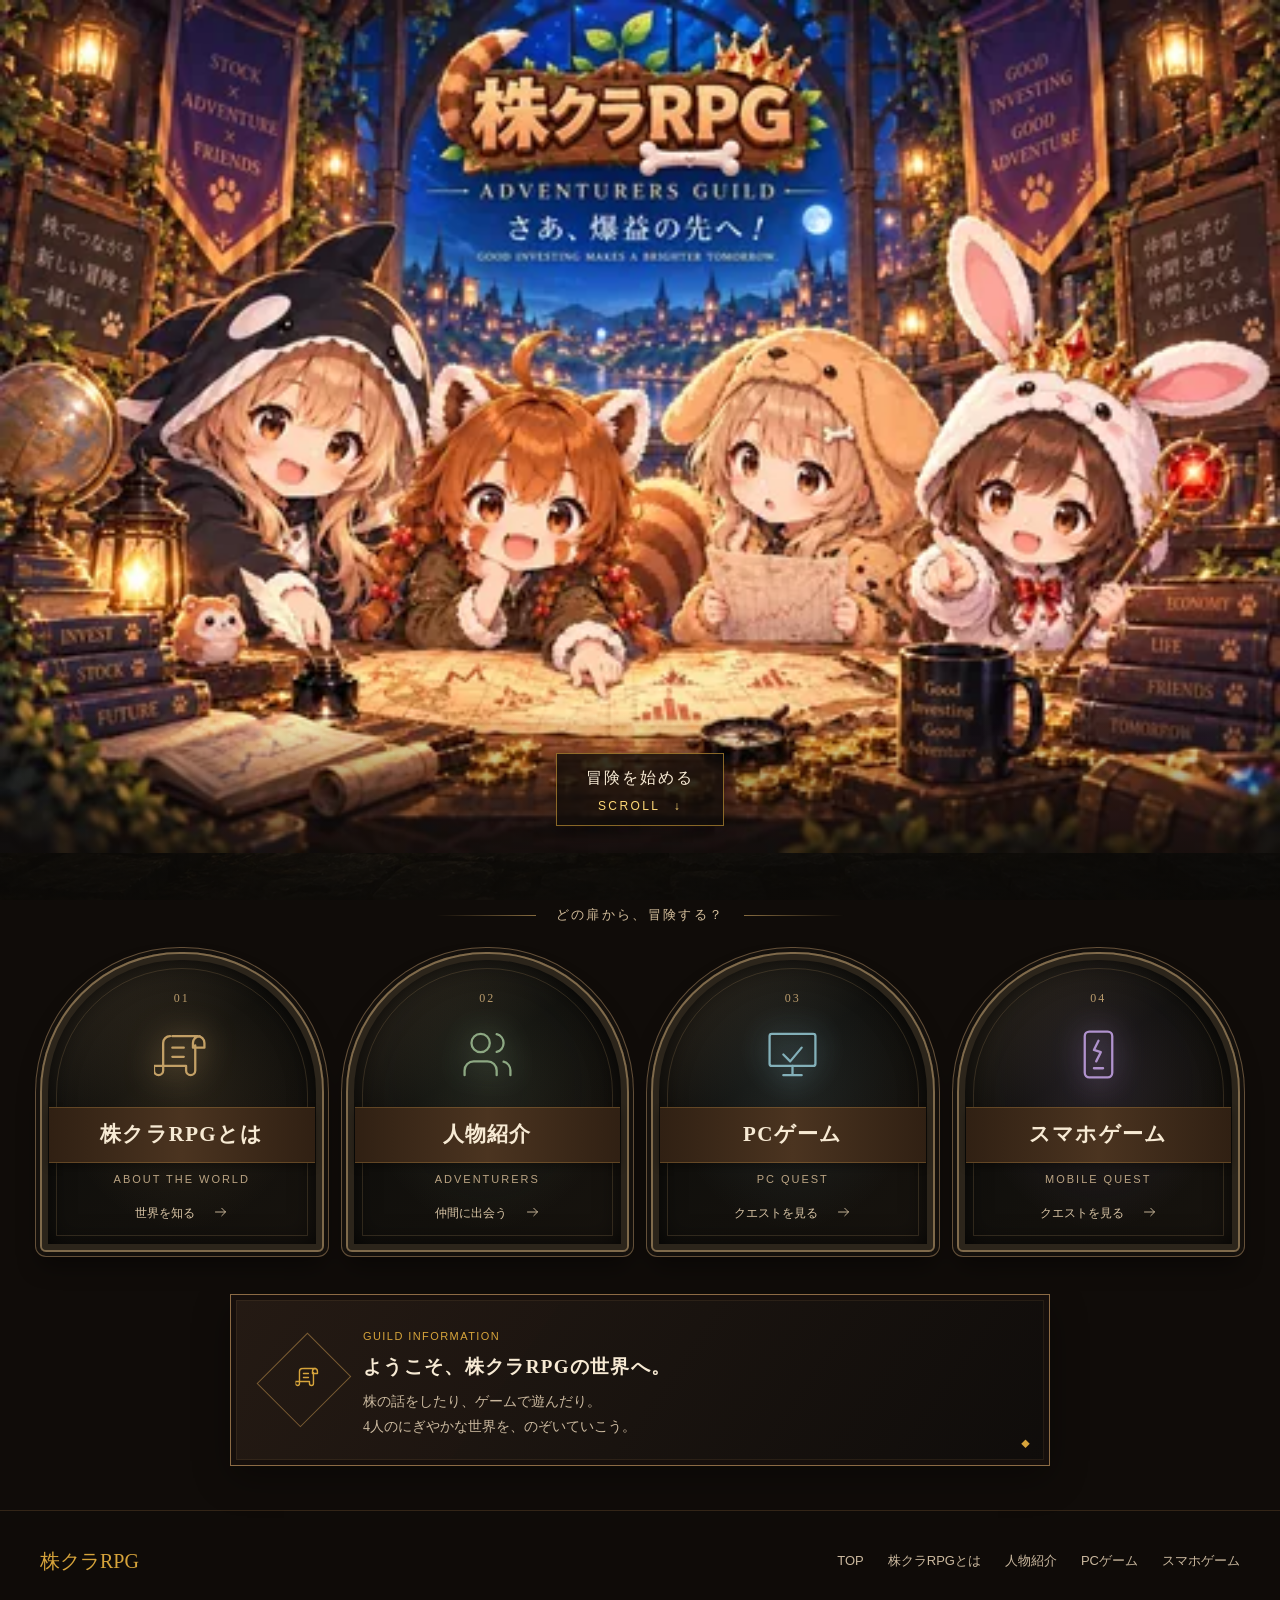
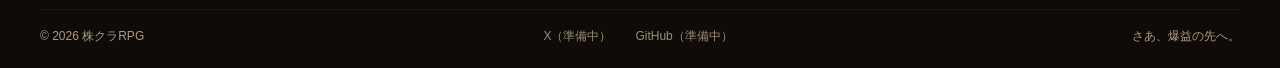
<file: index.html>
<!doctype html>
<html lang="ja"><head><meta charset="utf-8"><meta name="viewport" content="width=device-width,initial-scale=1"><meta name="theme-color" content="#100c09"><title>冒険者ギルド | 株クラRPG 公式サイト</title><meta name="description" content="株式投資をしている4人が、ワイワイ遊ぶ株クラRPGの世界。仲間たちの紹介とPC・スマホゲームを楽しもう。"><meta property="og:title" content="冒険者ギルド | 株クラRPG"><meta property="og:description" content="株式投資をしている4人が、ワイワイ遊ぶ株クラRPGの世界。仲間たちの紹介とPC・スマホゲームを楽しもう。"><meta property="og:type" content="website"><meta name="twitter:card" content="summary_large_image"><meta name="twitter:image" content="https://kabukura-rpg.github.io/portfolio/assets/images/logo/kabukura-rpg.png"><meta property="og:image" content="https://kabukura-rpg.github.io/portfolio/assets/images/logo/kabukura-rpg.png"><meta property="og:image:alt" content="株クラRPG ロゴ"><meta property="og:url" content="https://kabukura-rpg.github.io/portfolio/index.html"><link rel="icon" type="image/png" sizes="64x64" href="./assets/images/icons/favicon.png"><link rel="stylesheet" href="./assets/css/common.css"><link rel="stylesheet" href="./assets/css/home.css?v=20260910-1"><link rel="stylesheet" href="./assets/css/dungeon.css?v=20260910-3"><script src="./data/site.js" defer></script><script src="./assets/js/common.js?v=20260910-2" defer></script><script src="./assets/js/dungeon.js?v=20260910-1" defer></script><script src="./assets/js/feedback.js?v=20260910-1" defer></script></head><body class="home"><a class="skip-link" href="#main">本文へスキップ</a><header class="site-header mobile-home-header" data-header></header><main data-page-view data-page="index" id="main"><h1 id="hero-title" class="hero-title">株クラRPG — さあ、爆益の先へ！</h1><section class="hero desktop-hero" aria-labelledby="hero-title">
  <picture style="display:contents">
    <source media="(max-width: 767px)" type="image/webp" srcset="./assets/images/backgrounds/top-480.webp 480w, ./assets/images/backgrounds/top-768.webp 768w, ./assets/images/backgrounds/top-1152.webp 1152w" sizes="100vw">
    <source type="image/webp" srcset="./assets/images/backgrounds/top-768.webp 768w, ./assets/images/backgrounds/top-1152.webp 1152w, ./assets/images/backgrounds/top-1536.webp 1536w" sizes="100vw">
    <img class="hero-visual" src="./assets/images/backgrounds/top.jpeg" alt="株クラRPGのロゴと、明かりの灯るギルドに集まった4人の仲間たち" width="1536" height="1024" fetchpriority="high">
  </picture>
  <a class="hero-scroll" data-navigation="scroll" href="#adventure-menu"><span>冒険を始める</span><small>SCROLL <span aria-hidden="true">↓</span></small></a>
</section>
<section class="mobile-hero" aria-label="株クラRPGのキービジュアル">
  <div class="mobile-party-art">
    <picture style="display:contents">
    <source media="(max-width: 767px)" type="image/webp" srcset="./assets/images/backgrounds/top-480.webp 480w, ./assets/images/backgrounds/top-768.webp 768w, ./assets/images/backgrounds/top-1152.webp 1152w" sizes="100vw">
    <source type="image/webp" srcset="./assets/images/backgrounds/top-768.webp 768w, ./assets/images/backgrounds/top-1152.webp 1152w, ./assets/images/backgrounds/top-1536.webp 1536w" sizes="100vw">
    <img src="./assets/images/backgrounds/top.jpeg" alt="ギルドのテーブルを囲んで楽しむ4人の仲間" width="1536" height="1024" fetchpriority="high">
  </picture>
  </div>
</section><section id="adventure-menu" class="entrance-section container" aria-label="冒険の入口" tabindex="-1"><p class="section-divider">どの扉から、冒険する？</p><div class="portal-grid"><a class="portal" data-navigation="door" data-destination="about" href="./about.html"><div class="portal-content" data-transition-visual><span class="portal-number">01</span><span class="portal-symbol" data-icon="scroll"></span><h2><span>株クラRPG<br class="portal-mobile-break">とは</span></h2><p>ABOUT THE WORLD</p><span class="portal-action">世界を知る<span data-icon="arrow"></span></span></div></a><a class="portal" data-navigation="door" data-destination="characters" href="./characters.html"><div class="portal-content" data-transition-visual><span class="portal-number">02</span><span class="portal-symbol" data-icon="users"></span><h2>人物紹介</h2><p>ADVENTURERS</p><span class="portal-action">仲間に出会う<span data-icon="arrow"></span></span></div></a><a class="portal" data-navigation="door" data-destination="games-pc" href="./games-pc.html"><div class="portal-content" data-transition-visual><span class="portal-number">03</span><span class="portal-symbol" data-icon="monitor"></span><h2>PCゲーム</h2><p>PC QUEST</p><span class="portal-action">クエストを見る<span data-icon="arrow"></span></span></div></a><a class="portal" data-navigation="door" data-destination="games-mobile" href="./games-mobile.html"><div class="portal-content" data-transition-visual><span class="portal-number">04</span><span class="portal-symbol" data-icon="mobile"></span><h2><span>スマホ<br class="portal-mobile-break">ゲーム</span></h2><p>MOBILE QUEST</p><span class="portal-action">クエストを見る<span data-icon="arrow"></span></span></div></a></div><p class="area-divider" aria-hidden="true"><span>GUILD HALL</span></p><div class="welcome rpg-panel"><div class="welcome-symbol" data-icon="scroll"></div><div><small>GUILD INFORMATION</small><h2>ようこそ、株クラRPGの世界へ。</h2><p>株の話をしたり、ゲームで遊んだり。<br>4人のにぎやかな世界を、のぞいていこう。</p></div></div></section></main><footer class="site-footer" data-footer></footer><noscript><p class="container noscript">人物・ゲームの一覧表示にはJavaScriptが必要です。<a data-navigation="page" data-destination="index" href="./index.html">TOP</a> / <a data-navigation="page" data-destination="about" href="./about.html">株クラRPGとは</a> / <a data-navigation="page" data-destination="characters" href="./characters.html">人物紹介</a> / <a data-navigation="page" data-destination="games-pc" href="./games-pc.html">PCゲーム</a> / <a data-navigation="page" data-destination="games-mobile" href="./games-mobile.html">スマホゲーム</a></p></noscript></body></html>
</file>
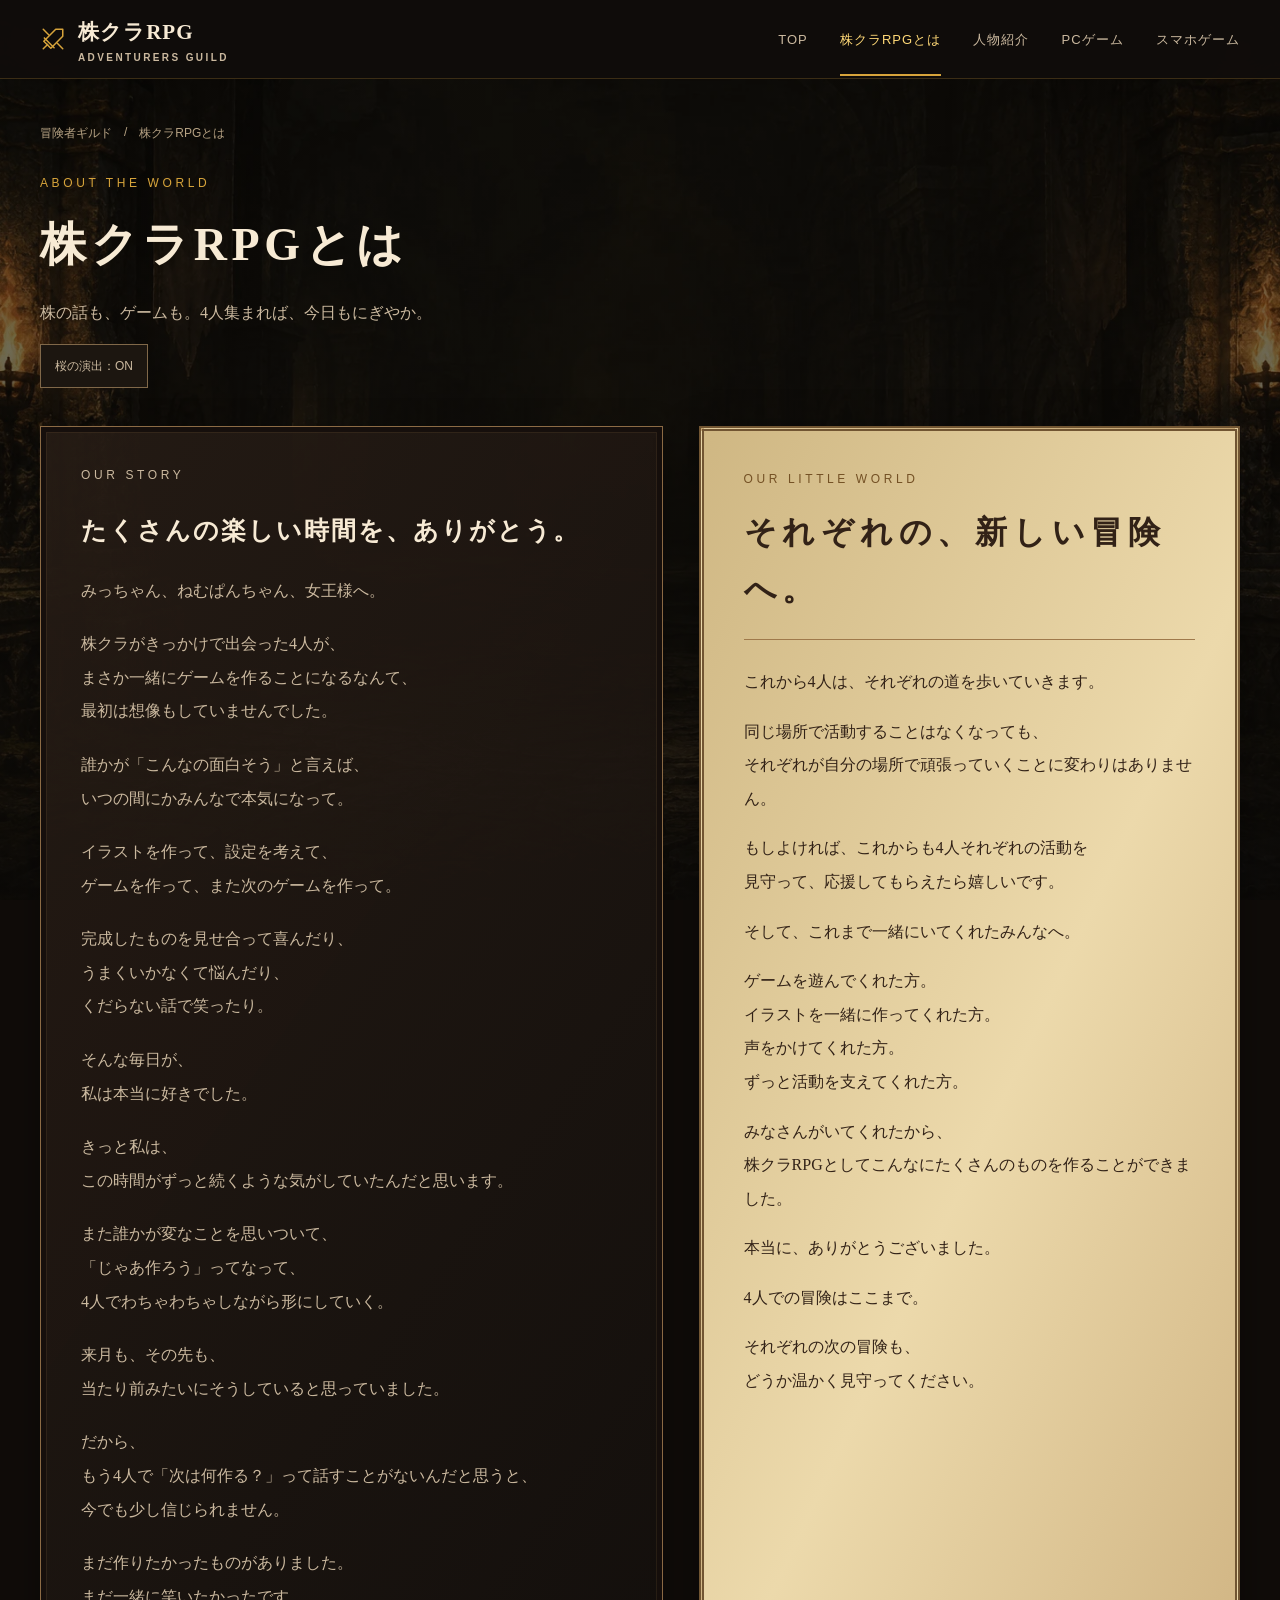
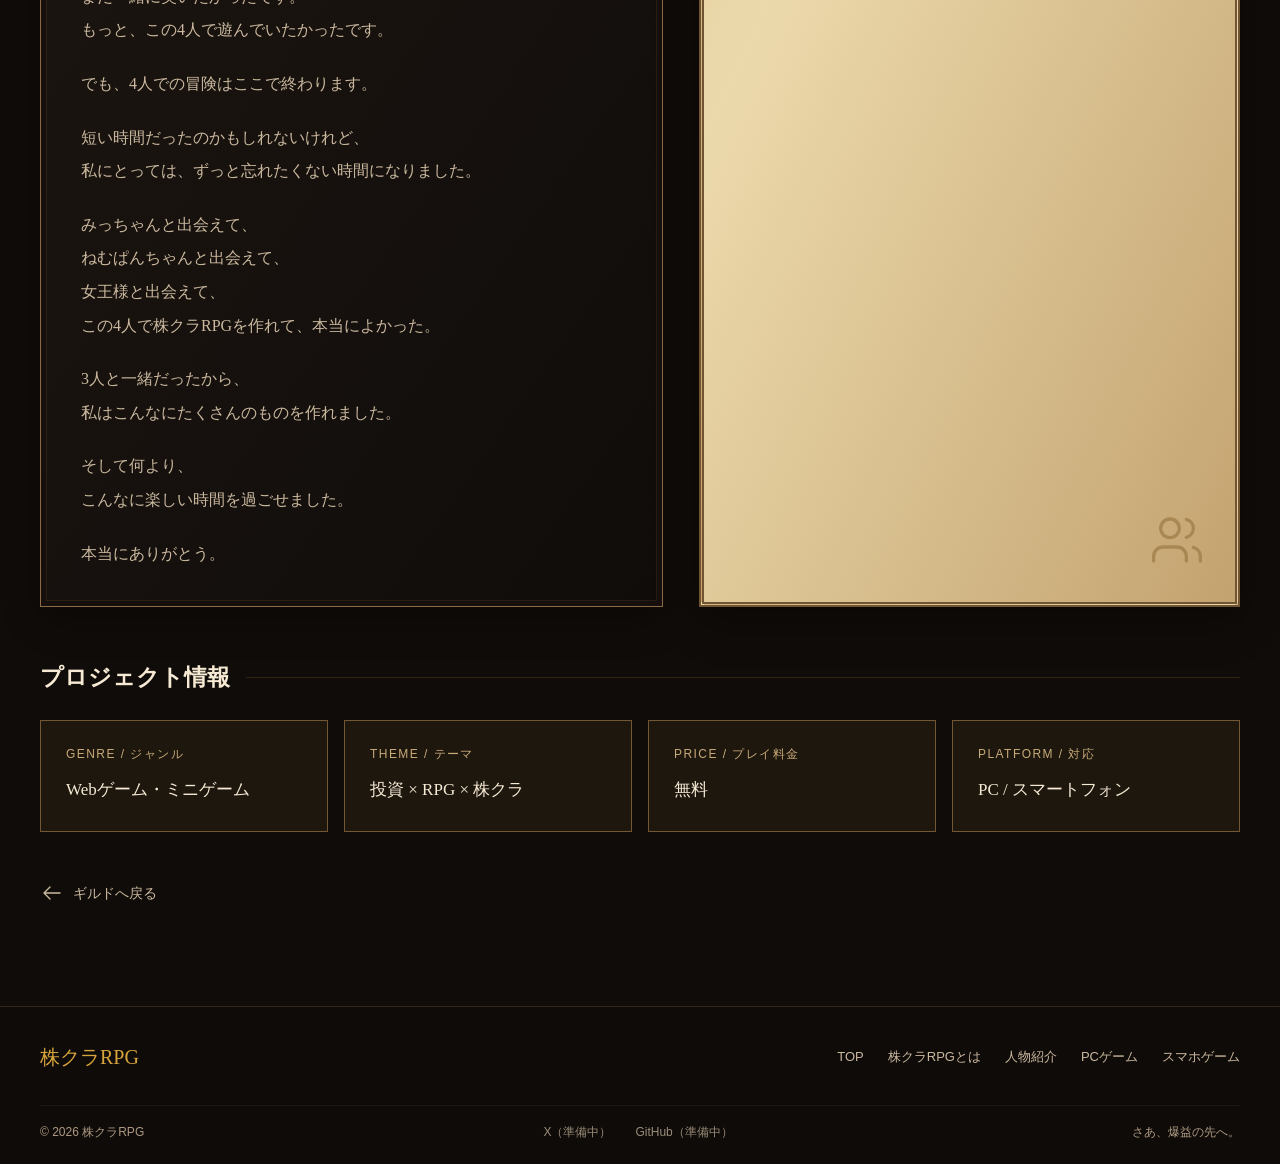
<file: about.html>
<!doctype html>
<html lang="ja"><head><meta charset="utf-8"><meta name="viewport" content="width=device-width,initial-scale=1"><meta name="theme-color" content="#100c09"><title>株クラRPGとは | 株クラRPG 公式サイト</title><meta name="description" content="株式投資をしている4人が集まって、株の話やゲームをワイワイ楽しむ株クラRPGの世界。"><meta property="og:title" content="株クラRPGとは | 株クラRPG"><meta property="og:description" content="株式投資をしている4人が集まって、株の話やゲームをワイワイ楽しむ株クラRPGの世界。"><meta property="og:type" content="website"><meta name="twitter:card" content="summary_large_image"><meta name="twitter:image" content="https://kabukura-rpg.github.io/portfolio/assets/images/logo/kabukura-rpg.png"><meta property="og:image" content="https://kabukura-rpg.github.io/portfolio/assets/images/logo/kabukura-rpg.png"><meta property="og:image:alt" content="株クラRPG ロゴ"><meta property="og:url" content="https://kabukura-rpg.github.io/portfolio/about.html"><link rel="icon" type="image/png" sizes="64x64" href="./assets/images/icons/favicon.png"><link rel="stylesheet" href="./assets/css/common.css"><link rel="stylesheet" href="./assets/css/pages.css?v=20260910-2"><link rel="stylesheet" href="./assets/css/dungeon.css?v=20260910-3"><script src="./data/site.js" defer></script><script src="./assets/js/common.js?v=20260910-2" defer></script><script src="./assets/js/dungeon.js?v=20260910-1" defer></script><script src="./assets/js/feedback.js?v=20260910-1" defer></script><link rel="stylesheet" href="./assets/css/about.css?v=20260914-1"><script src="./assets/js/about.js?v=20260914-1" defer></script></head><body class="subpage"><a class="skip-link" href="#main">本文へスキップ</a><header class="site-header" data-header></header><main data-page-view data-page="about" id="main" class="container page-main"><div class="page-head"><div class="crumb"><a data-navigation="page" data-destination="index" href="./index.html"><span class="desktop-crumb-label">冒険者ギルド</span><span class="mobile-return-label">← ギルドへ戻る</span></a><span>/</span><span>株クラRPGとは</span></div><p class="eyebrow">About the world</p><p class="area-marker"><span>ARCHIVES</span><small>古文書の間</small></p><h1>株クラRPGとは</h1><p>株の話も、ゲームも。4人集まれば、今日もにぎやか。</p></div><div class="page-content"><div class="intro-layout"><section class="intro-copy rpg-panel"><p class="eyebrow">Our story</p><h2>たくさんの楽しい時間を、ありがとう。</h2><p>みっちゃん、ねむぱんちゃん、女王様へ。</p><p>株クラがきっかけで出会った4人が、<br>まさか一緒にゲームを作ることになるなんて、<br>最初は想像もしていませんでした。</p><p>誰かが「こんなの面白そう」と言えば、<br>いつの間にかみんなで本気になって。</p><p>イラストを作って、設定を考えて、<br>ゲームを作って、また次のゲームを作って。</p><p>完成したものを見せ合って喜んだり、<br>うまくいかなくて悩んだり、<br>くだらない話で笑ったり。</p><p>そんな毎日が、<br>私は本当に好きでした。</p><p>きっと私は、<br>この時間がずっと続くような気がしていたんだと思います。</p><p>また誰かが変なことを思いついて、<br>「じゃあ作ろう」ってなって、<br>4人でわちゃわちゃしながら形にしていく。</p><p>来月も、その先も、<br>当たり前みたいにそうしていると思っていました。</p><p>だから、<br>もう4人で「次は何作る？」って話すことがないんだと思うと、<br>今でも少し信じられません。</p><p>まだ作りたかったものがありました。<br>まだ一緒に笑いたかったです。<br>もっと、この4人で遊んでいたかったです。</p><p>でも、4人での冒険はここで終わります。</p><p>短い時間だったのかもしれないけれど、<br>私にとっては、ずっと忘れたくない時間になりました。</p><p>みっちゃんと出会えて、<br>ねむぱんちゃんと出会えて、<br>女王様と出会えて、<br>この4人で株クラRPGを作れて、本当によかった。</p><p>3人と一緒だったから、<br>私はこんなにたくさんのものを作れました。</p><p>そして何より、<br>こんなに楽しい時間を過ごせました。</p><p>本当にありがとう。</p></section><section class="lore-card"><p class="eyebrow">Our little world</p><h2>それぞれの、新しい冒険へ。</h2><p>これから4人は、それぞれの道を歩いていきます。</p><p>同じ場所で活動することはなくなっても、<br>それぞれが自分の場所で頑張っていくことに変わりはありません。</p><p>もしよければ、これからも4人それぞれの活動を<br>見守って、応援してもらえたら嬉しいです。</p><p>そして、これまで一緒にいてくれたみんなへ。</p><p>ゲームを遊んでくれた方。<br>イラストを一緒に作ってくれた方。<br>声をかけてくれた方。<br>ずっと活動を支えてくれた方。</p><p>みなさんがいてくれたから、<br>株クラRPGとしてこんなにたくさんのものを作ることができました。</p><p>本当に、ありがとうございました。</p><p>4人での冒険はここまで。</p><p>それぞれの次の冒険も、<br>どうか温かく見守ってください。</p><span class="lore-mark" data-icon="users"></span></section></div><p class="area-divider" aria-hidden="true"><span>ARCHIVES · 記録の棚</span></p><h2 class="section-heading">プロジェクト情報</h2><dl class="info-grid"><div class="info-card"><dt>GENRE / ジャンル</dt><dd>Webゲーム・ミニゲーム</dd></div><div class="info-card"><dt>THEME / テーマ</dt><dd>投資 × RPG × 株クラ</dd></div><div class="info-card"><dt>PRICE / プレイ料金</dt><dd>無料</dd></div><div class="info-card"><dt>PLATFORM / 対応</dt><dd>PC / スマートフォン</dd></div></dl><p class="area-divider area-divider--return" aria-hidden="true"><span>RETURN TO GUILD</span></p><div class="page-end"><a data-navigation="page" data-destination="index" href="./index.html" class="back-link"><span data-icon="back"></span>ギルドへ戻る</a></div></div></main><footer class="site-footer" data-footer></footer><noscript><p class="container noscript">人物・ゲームの一覧表示にはJavaScriptが必要です。<a data-navigation="page" data-destination="index" href="./index.html">TOP</a> / <a data-navigation="page" data-destination="about" href="./about.html">株クラRPGとは</a> / <a data-navigation="page" data-destination="characters" href="./characters.html">人物紹介</a> / <a data-navigation="page" data-destination="games-pc" href="./games-pc.html">PCゲーム</a> / <a data-navigation="page" data-destination="games-mobile" href="./games-mobile.html">スマホゲーム</a></p></noscript></body></html>
</file>
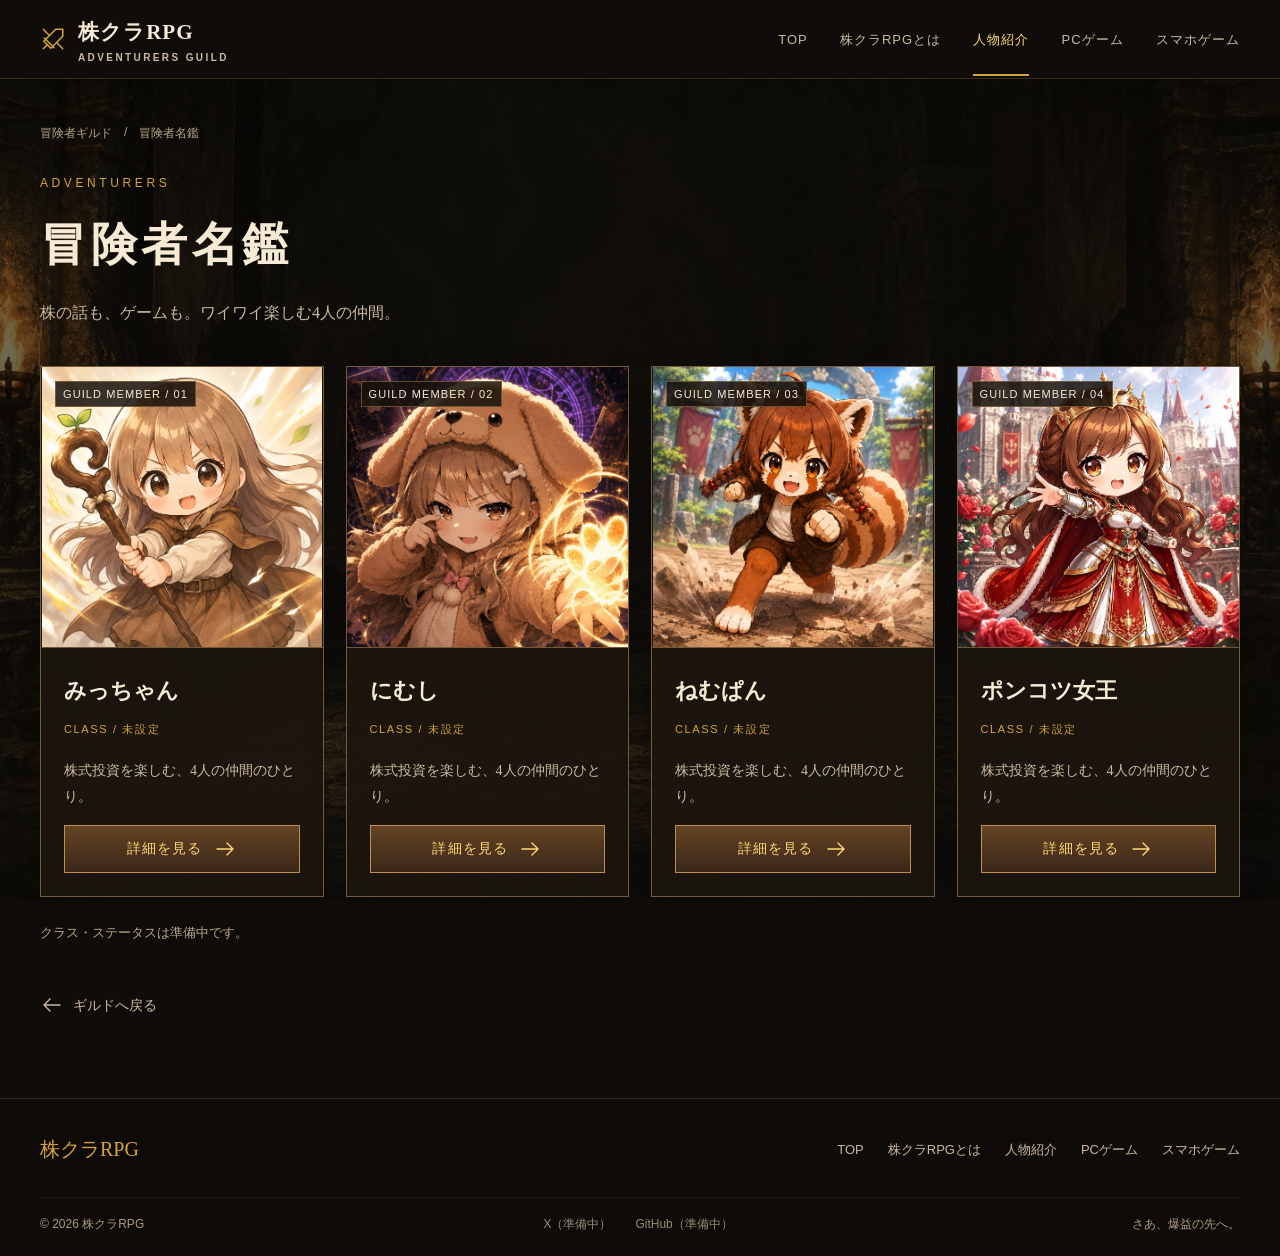
<file: characters.html>
<!doctype html>
<html lang="ja"><head><meta charset="utf-8"><meta name="viewport" content="width=device-width,initial-scale=1"><meta name="theme-color" content="#100c09"><title>人物紹介 | 株クラRPG 公式サイト</title><meta name="description" content="みっちゃん、にむし、ねむぱん、ポンコツ女王。株クラRPGの冒険者名鑑。"><meta property="og:title" content="人物紹介 | 株クラRPG"><meta property="og:description" content="みっちゃん、にむし、ねむぱん、ポンコツ女王。株クラRPGの冒険者名鑑。"><meta property="og:type" content="website"><meta name="twitter:card" content="summary_large_image"><meta name="twitter:image" content="https://kabukura-rpg.github.io/portfolio/assets/images/logo/kabukura-rpg.png"><meta property="og:image" content="https://kabukura-rpg.github.io/portfolio/assets/images/logo/kabukura-rpg.png"><meta property="og:image:alt" content="株クラRPG ロゴ"><meta property="og:url" content="https://kabukura-rpg.github.io/portfolio/characters.html"><link rel="icon" type="image/png" sizes="64x64" href="./assets/images/icons/favicon.png"><link rel="stylesheet" href="./assets/css/common.css"><link rel="stylesheet" href="./assets/css/pages.css?v=20260911-profile-1"><link rel="stylesheet" href="./assets/css/dungeon.css?v=20260910-3"><script src="./data/site.js" defer></script><script src="./assets/js/common.js?v=20260910-2" defer></script><script src="./data/characters.js?v=20260911-profile-1" defer></script><script src="./assets/js/characters.js?v=20260911-profile-1" defer></script><script src="./assets/js/dungeon.js?v=20260910-1" defer></script><script src="./assets/js/feedback.js?v=20260910-1" defer></script></head><body class="subpage"><a class="skip-link" href="#main">本文へスキップ</a><header class="site-header" data-header></header><main data-page-view data-page="characters" id="main" class="container page-main"><div class="page-head"><div class="crumb"><a data-navigation="page" data-destination="index" href="./index.html"><span class="desktop-crumb-label">冒険者ギルド</span><span class="mobile-return-label">← ギルドへ戻る</span></a><span>/</span><span>冒険者名鑑</span></div><p class="eyebrow">Adventurers</p><p class="area-marker"><span>ADVENTURERS HALL</span><small>冒険者ギルド</small></p><h1>冒険者名鑑</h1><p>株の話も、ゲームも。ワイワイ楽しむ4人の仲間。</p></div><div class="character-grid" data-characters></div><p class="placeholder-note">クラス・ステータスは準備中です。</p><p class="area-divider area-divider--return" aria-hidden="true"><span>RETURN TO GUILD</span></p><div class="page-end"><a data-navigation="page" data-destination="index" href="./index.html" class="back-link"><span data-icon="back"></span>ギルドへ戻る</a></div></main><dialog class="character-modal" id="character-dialog" aria-labelledby="character-name"><div class="modal-toolbar"><span class="modal-caption">GUILD MEMBER · STATUS</span><button class="modal-close" aria-label="人物詳細を閉じる" data-icon="close"></button></div><div data-detail></div></dialog><footer class="site-footer" data-footer></footer><noscript><p class="container noscript">人物・ゲームの一覧表示にはJavaScriptが必要です。<a data-navigation="page" data-destination="index" href="./index.html">TOP</a> / <a data-navigation="page" data-destination="about" href="./about.html">株クラRPGとは</a> / <a data-navigation="page" data-destination="characters" href="./characters.html">人物紹介</a> / <a data-navigation="page" data-destination="games-pc" href="./games-pc.html">PCゲーム</a> / <a data-navigation="page" data-destination="games-mobile" href="./games-mobile.html">スマホゲーム</a></p></noscript></body></html>
</file>
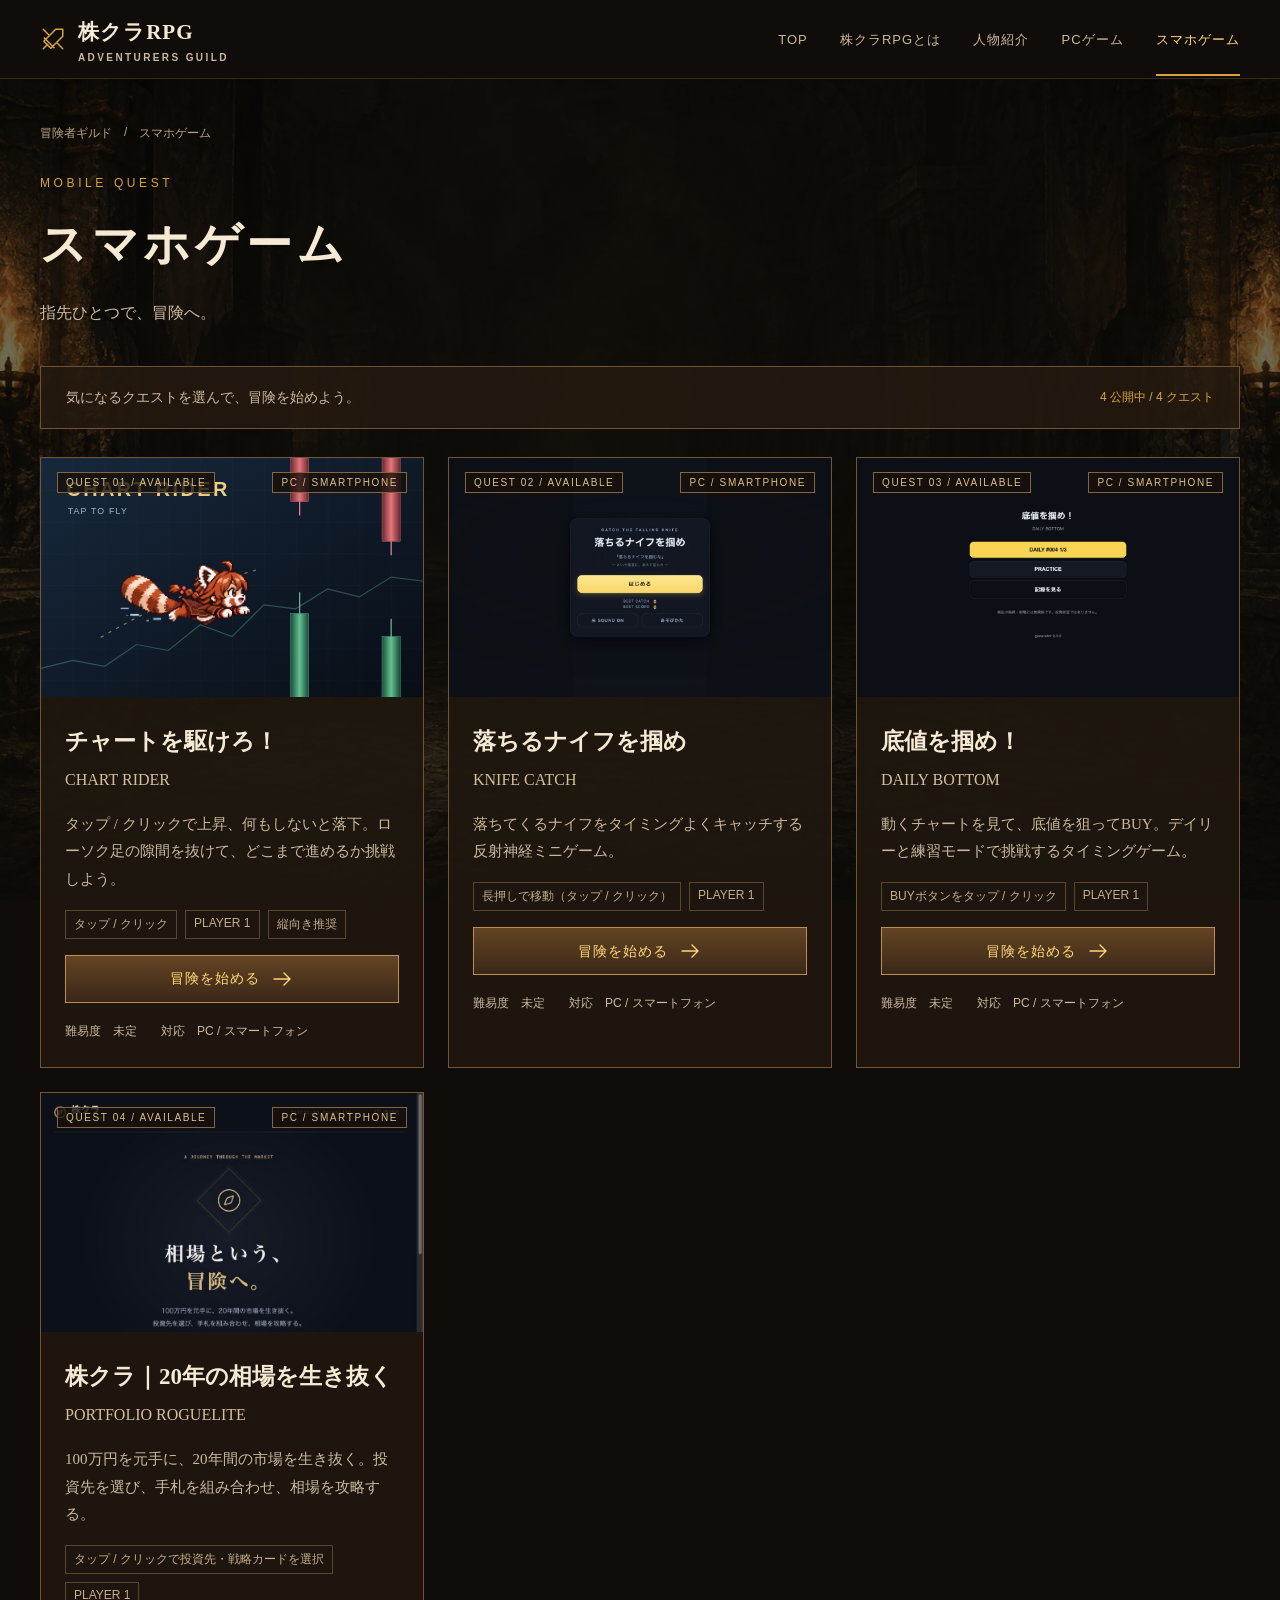
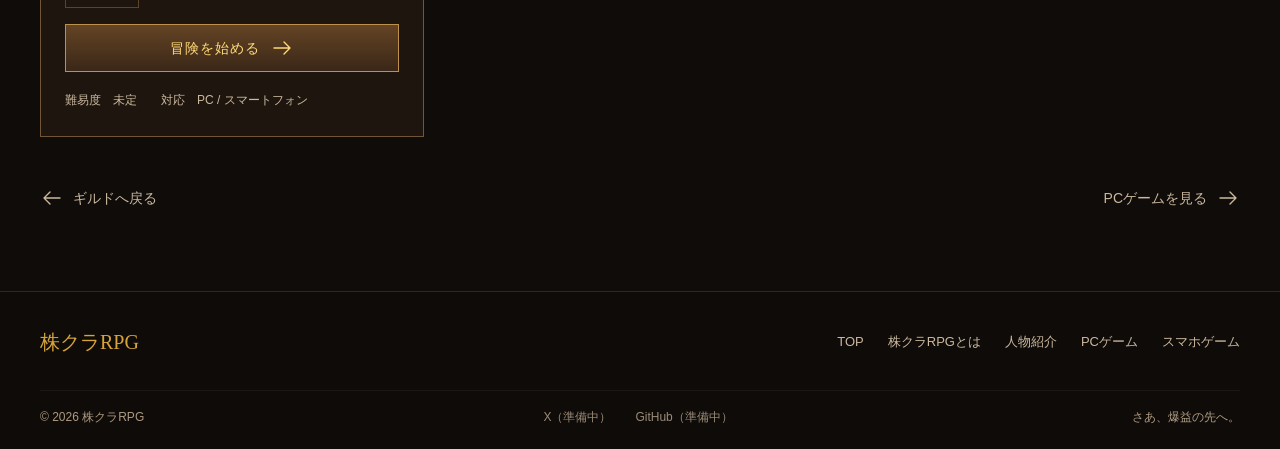
<file: games-mobile.html>
<!doctype html>
<html lang="ja"><head><meta charset="utf-8"><meta name="viewport" content="width=device-width,initial-scale=1"><meta name="theme-color" content="#100c09"><title>スマホゲーム | 株クラRPG 公式サイト</title><meta name="description" content="株クラRPGのスマホゲームクエスト一覧。公開中のゲームをブラウザで楽しもう。"><meta property="og:title" content="スマホゲーム | 株クラRPG"><meta property="og:description" content="株クラRPGのスマホゲームクエスト一覧。公開中のゲームをブラウザで楽しもう。"><meta property="og:type" content="website"><meta name="twitter:card" content="summary_large_image"><meta name="twitter:image" content="https://kabukura-rpg.github.io/portfolio/assets/images/logo/kabukura-rpg.png"><meta property="og:image" content="https://kabukura-rpg.github.io/portfolio/assets/images/logo/kabukura-rpg.png"><meta property="og:image:alt" content="株クラRPG ロゴ"><meta property="og:url" content="https://kabukura-rpg.github.io/portfolio/games-mobile.html"><link rel="icon" type="image/png" sizes="64x64" href="./assets/images/icons/favicon.png"><link rel="stylesheet" href="./assets/css/common.css"><link rel="stylesheet" href="./assets/css/pages.css?v=20260914-3"><link rel="stylesheet" href="./assets/css/dungeon.css?v=20260910-3"><script src="./data/site.js" defer></script><script src="./assets/js/common.js?v=20260910-2" defer></script><script src="./data/games.js?v=20260914-3" defer></script><script src="./assets/js/games.js?v=20260914-3" defer></script><script src="./assets/js/dungeon.js?v=20260910-1" defer></script><script src="./assets/js/feedback.js?v=20260910-1" defer></script></head><body class="subpage game-page"><a class="skip-link" href="#main">本文へスキップ</a><header class="site-header" data-header></header><main data-page-view data-page="games-mobile" id="main" class="container page-main"><div class="page-head"><div class="crumb"><a data-navigation="page" data-destination="index" href="./index.html"><span class="desktop-crumb-label">冒険者ギルド</span><span class="mobile-return-label">← ギルドへ戻る</span></a><span>/</span><span>スマホゲーム</span></div><p class="eyebrow">MOBILE QUEST</p><p class="area-marker"><span>MOBILE QUEST</span><small>スマホクエスト</small></p><h1>スマホゲーム</h1><p>指先ひとつで、冒険へ。</p></div><div class="quest-intro"><p>気になるクエストを選んで、冒険を始めよう。</p><span class="quest-count" data-count></span></div><div class="quest-grid" data-games="mobile"></div><p class="area-divider area-divider--return" aria-hidden="true"><span>RETURN TO GUILD</span></p><div class="page-end"><a data-navigation="page" data-destination="index" href="./index.html" class="back-link"><span data-icon="back"></span>ギルドへ戻る</a><a data-navigation="page" data-destination="games-pc" href="./games-pc.html" class="back-link">PCゲームを見る <span data-icon="arrow"></span></a></div></main><footer class="site-footer" data-footer></footer><noscript><p class="container noscript">人物・ゲームの一覧表示にはJavaScriptが必要です。<a data-navigation="page" data-destination="index" href="./index.html">TOP</a> / <a data-navigation="page" data-destination="about" href="./about.html">株クラRPGとは</a> / <a data-navigation="page" data-destination="characters" href="./characters.html">人物紹介</a> / <a data-navigation="page" data-destination="games-pc" href="./games-pc.html">PCゲーム</a> / <a data-navigation="page" data-destination="games-mobile" href="./games-mobile.html">スマホゲーム</a></p></noscript></body></html>
</file>
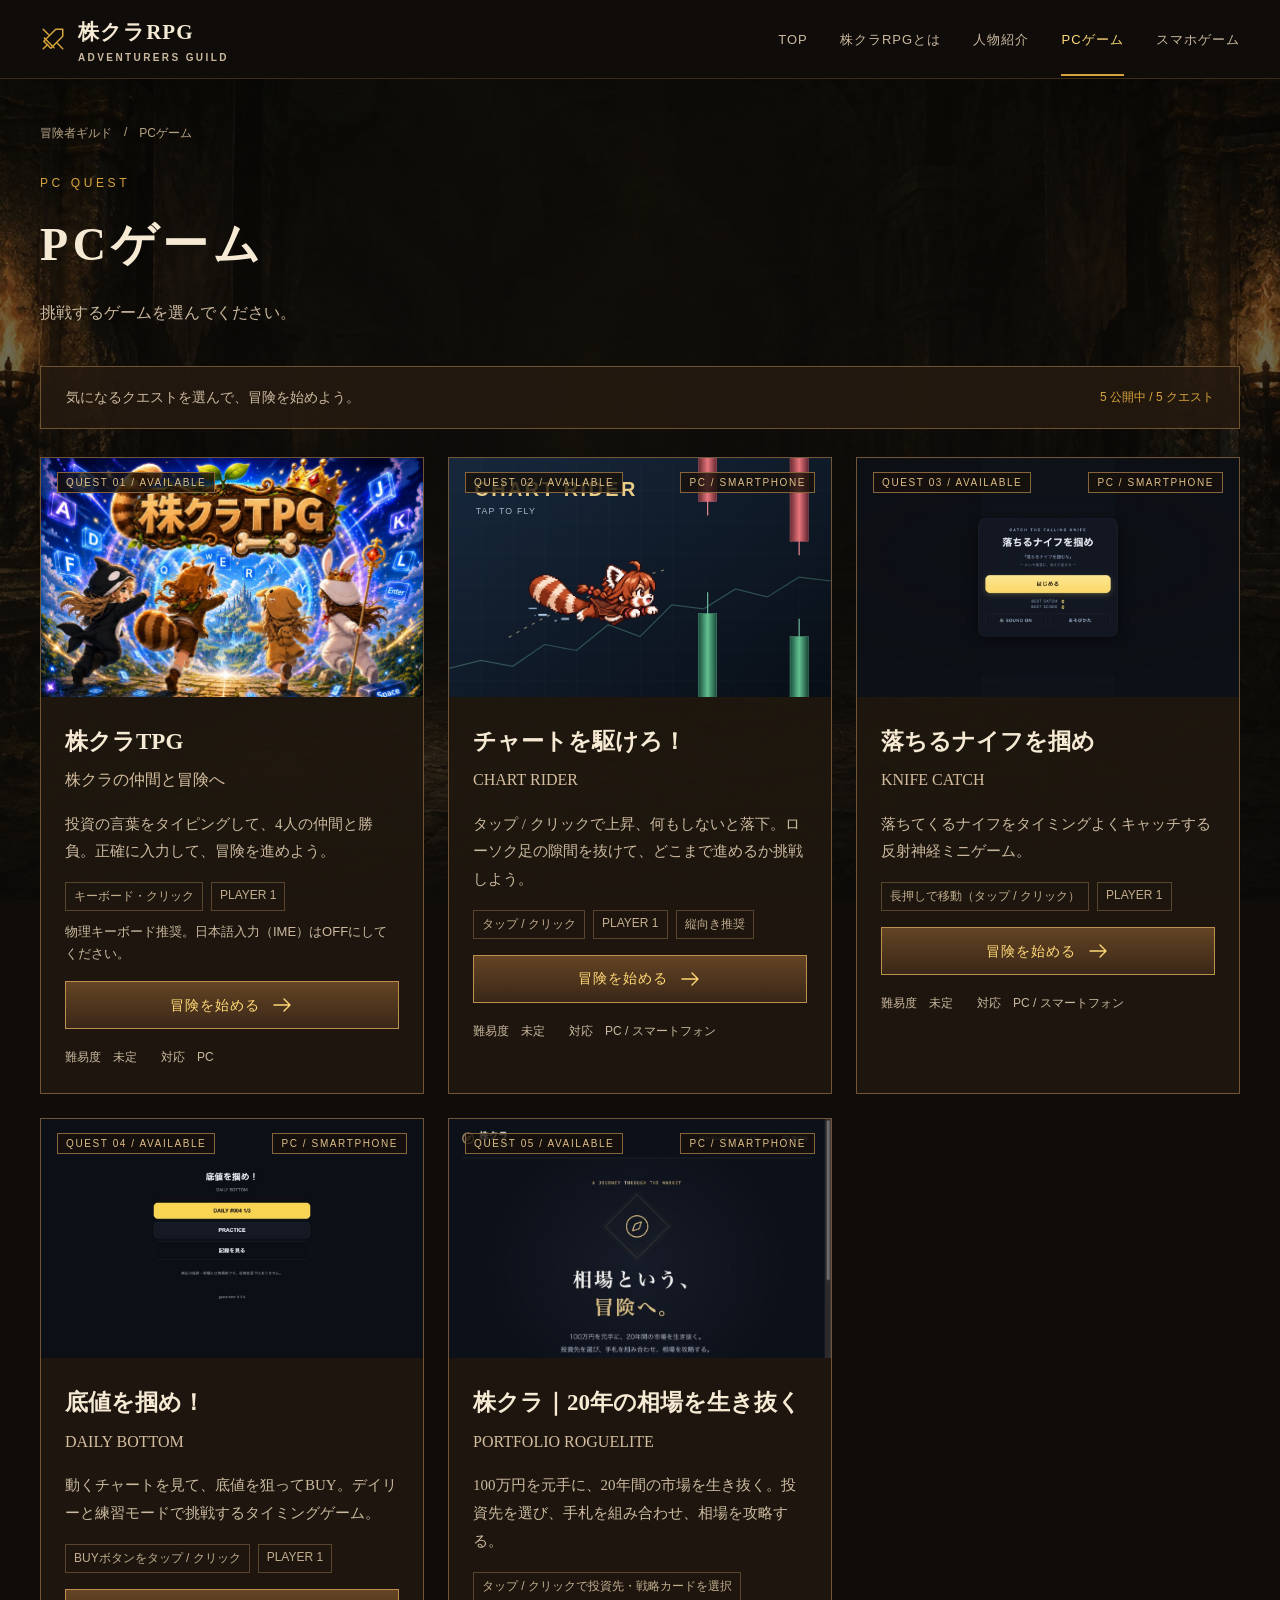
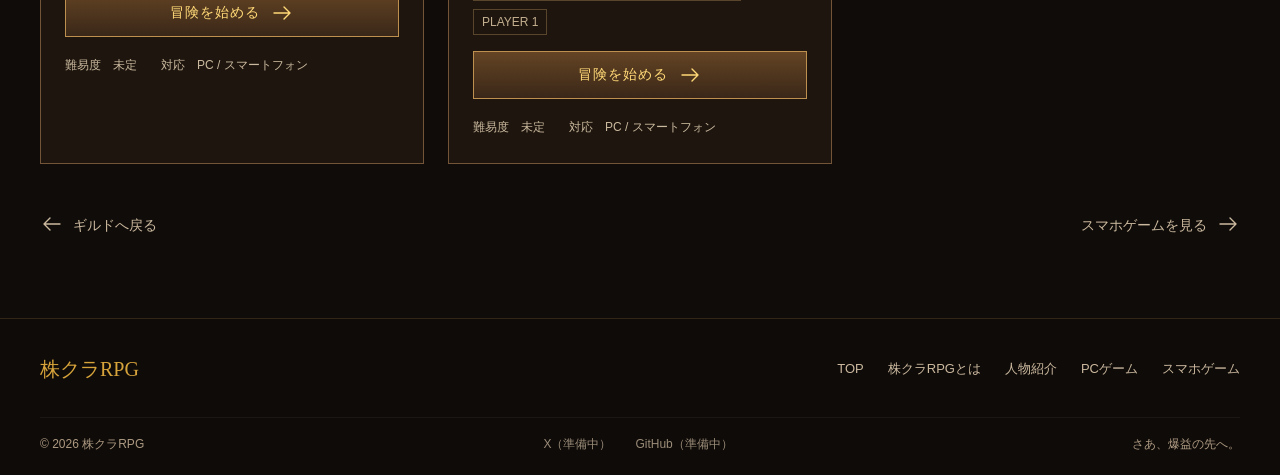
<file: games-pc.html>
<!doctype html>
<html lang="ja"><head><meta charset="utf-8"><meta name="viewport" content="width=device-width,initial-scale=1"><meta name="theme-color" content="#100c09"><title>PCゲーム | 株クラRPG 公式サイト</title><meta name="description" content="株クラRPGのPCゲームクエスト一覧。公開中のゲームをブラウザで楽しもう。"><meta property="og:title" content="PCゲーム | 株クラRPG"><meta property="og:description" content="株クラRPGのPCゲームクエスト一覧。公開中のゲームをブラウザで楽しもう。"><meta property="og:type" content="website"><meta name="twitter:card" content="summary_large_image"><meta name="twitter:image" content="https://kabukura-rpg.github.io/portfolio/assets/images/logo/kabukura-rpg.png"><meta property="og:image" content="https://kabukura-rpg.github.io/portfolio/assets/images/logo/kabukura-rpg.png"><meta property="og:image:alt" content="株クラRPG ロゴ"><meta property="og:url" content="https://kabukura-rpg.github.io/portfolio/games-pc.html"><link rel="icon" type="image/png" sizes="64x64" href="./assets/images/icons/favicon.png"><link rel="stylesheet" href="./assets/css/common.css"><link rel="stylesheet" href="./assets/css/pages.css?v=20260914-3"><link rel="stylesheet" href="./assets/css/dungeon.css?v=20260910-3"><script src="./data/site.js" defer></script><script src="./assets/js/common.js?v=20260910-2" defer></script><script src="./data/games.js?v=20260914-3" defer></script><script src="./assets/js/games.js?v=20260914-3" defer></script><script src="./assets/js/dungeon.js?v=20260910-1" defer></script><script src="./assets/js/feedback.js?v=20260910-1" defer></script></head><body class="subpage game-page"><a class="skip-link" href="#main">本文へスキップ</a><header class="site-header" data-header></header><main data-page-view data-page="games-pc" id="main" class="container page-main"><div class="page-head"><div class="crumb"><a data-navigation="page" data-destination="index" href="./index.html"><span class="desktop-crumb-label">冒険者ギルド</span><span class="mobile-return-label">← ギルドへ戻る</span></a><span>/</span><span>PCゲーム</span></div><p class="eyebrow">PC QUEST</p><p class="area-marker"><span>PC QUEST BOARD</span><small>PCクエスト掲示板</small></p><h1>PCゲーム</h1><p>挑戦するゲームを選んでください。</p></div><div class="quest-intro"><p>気になるクエストを選んで、冒険を始めよう。</p><span class="quest-count" data-count></span></div><div class="quest-grid" data-games="pc"></div><p class="area-divider area-divider--return" aria-hidden="true"><span>RETURN TO GUILD</span></p><div class="page-end"><a data-navigation="page" data-destination="index" href="./index.html" class="back-link"><span data-icon="back"></span>ギルドへ戻る</a><a data-navigation="page" data-destination="games-mobile" href="./games-mobile.html" class="back-link">スマホゲームを見る <span data-icon="arrow"></span></a></div></main><footer class="site-footer" data-footer></footer><noscript><p class="container noscript">人物・ゲームの一覧表示にはJavaScriptが必要です。<a data-navigation="page" data-destination="index" href="./index.html">TOP</a> / <a data-navigation="page" data-destination="about" href="./about.html">株クラRPGとは</a> / <a data-navigation="page" data-destination="characters" href="./characters.html">人物紹介</a> / <a data-navigation="page" data-destination="games-pc" href="./games-pc.html">PCゲーム</a> / <a data-navigation="page" data-destination="games-mobile" href="./games-mobile.html">スマホゲーム</a></p></noscript></body></html>
</file>
<file: assets/css/common.css>
@charset "UTF-8";
:root{--bg-deep:#100c09;--bg-stone:#211912;--stone-light:#463527;--wood-dark:#3a2113;--wood-main:#6d3d1f;--wood-light:#a9652e;--gold:#d7a43b;--gold-light:#ffd977;--fire:#ef7b21;--fire-light:#ffc45c;--text-main:#f7ead4;--text-sub:#cbb99f;--danger:#b94235;--blue:#315f9c;--line:#82613b;--serif:"Yu Mincho","Hiragino Mincho ProN",serif;--sans:"Hiragino Kaku Gothic ProN","Yu Gothic",sans-serif}
*{box-sizing:border-box}html{scroll-behavior:smooth;color-scheme:dark}body{margin:0;background:var(--bg-deep);color:var(--text-main);font-family:var(--serif);font-size:16px;line-height:1.8}body:before{content:"";position:fixed;inset:0;z-index:-1;background:linear-gradient(180deg,rgba(12,10,8,.45),rgba(12,10,8,.82)),url('../images/backgrounds/guild-hall.webp') center top/cover no-repeat}a{color:inherit;text-decoration:none}button{font:inherit;color:inherit;cursor:pointer}img{max-width:100%;display:block}button,a{-webkit-tap-highlight-color:transparent}button:disabled{cursor:not-allowed}a:focus-visible,button:focus-visible{outline:3px solid var(--gold-light);outline-offset:5px}h1,h2,h3,p{margin-top:0}h1,h2,h3{font-weight:600}svg.icon{width:24px;height:24px;fill:none;stroke:currentColor;stroke-width:1.4;stroke-linecap:round;stroke-linejoin:round;flex-shrink:0}.container{width:min(1200px,calc(100% - 64px));margin-inline:auto}.skip-link{position:fixed;left:16px;top:-100px;z-index:100;background:var(--bg-stone);padding:12px}.skip-link:focus{top:10px}.site-header{position:sticky;top:0;z-index:20;border-bottom:1px solid #d7a43b38;background:#100d0bef;backdrop-filter:blur(12px)}.header-inner{min-height:78px;display:flex;align-items:center;justify-content:space-between;gap:24px}.brand{display:flex;gap:12px;align-items:center;font-size:21px;font-weight:700;letter-spacing:.05em}.brand svg{color:var(--gold);width:26px;height:26px}.brand small{font-family:var(--sans);display:block;font-size:10px;letter-spacing:.24em;line-height:1.3;color:var(--text-sub)}.main-nav{display:flex;gap:32px;align-items:center;font-family:var(--sans);font-size:13px;letter-spacing:.08em}.main-nav a{padding:26px 0 23px;border-bottom:2px solid transparent;color:var(--text-sub)}.main-nav a:hover,.main-nav a[aria-current]{color:var(--gold-light);border-color:var(--gold)}.menu-toggle{display:none;min-width:44px;min-height:44px;border:1px solid var(--line);background:#211912}.eyebrow{font:12px/1.5 var(--sans);letter-spacing:.3em;color:var(--gold);text-transform:uppercase}.rpg-panel{background:linear-gradient(125deg,#261c15ee,#100d0bf5);border:1px solid #8c6b45;box-shadow:inset 0 0 0 5px #160f0c,inset 0 0 0 6px #6e543338,0 12px 35px #0005}.gold-button,.sub-button{display:inline-flex;justify-content:center;align-items:center;gap:10px;min-height:48px;padding:10px 22px;border:1px solid #be904f;background:linear-gradient(#644424,#3a2718);color:var(--gold-light);font-size:14px;letter-spacing:.08em;transition:filter .2s}.gold-button:hover{filter:brightness(1.25)}.sub-button{background:#17130e;border-color:#5c4934;color:var(--text-sub)}.site-footer{border-top:1px solid #8763384d;background:#100c09cc;margin-top:70px;padding:32px 0 20px;font-family:var(--sans)}.footer-top,.footer-bottom{display:flex;justify-content:space-between;align-items:center;gap:24px}.footer-brand{font-family:var(--serif);font-size:20px;color:var(--gold)}.footer-nav{display:flex;flex-wrap:wrap;gap:12px 24px;font-size:13px;color:var(--text-sub)}.footer-nav a:hover{color:var(--gold-light)}.footer-bottom{margin-top:30px;border-top:1px solid #ffffff0c;padding-top:16px;font-size:12px;color:#ad9a82}.social-links{display:flex;gap:24px}.social-unset{color:#9b8d79;font-size:12px}.back-link{display:inline-flex;align-items:center;gap:9px;font:14px var(--sans);color:var(--text-sub);min-height:44px}.page-head{padding:46px 0 38px}.page-head h1{font-size:clamp(30px,4vw,46px);letter-spacing:.1em;margin:12px 0}.page-head p:last-child{color:var(--text-sub);margin:0}.crumb{font:12px var(--sans);color:#b7a384;display:flex;gap:12px;margin-bottom:32px}.page-main{min-height:65vh}.noscript{padding:16px;border:1px solid var(--gold)}
@media(max-width:1000px){.main-nav{gap:18px;font-size:12px}}@media(max-width:767px){.container{width:calc(100% - 36px)}.header-inner{min-height:66px}.brand{font-size:18px}.menu-toggle{display:grid;place-items:center}.main-nav{display:none;position:absolute;top:66px;left:0;right:0;flex-direction:column;gap:0;background:#17120ffb;border-bottom:1px solid var(--line);padding:14px 18px}.main-nav.is-open{display:flex}.main-nav a{width:100%;padding:13px 10px;font-size:14px}.footer-top,.footer-bottom{align-items:flex-start;flex-direction:column;gap:18px}.footer-nav{gap:12px 18px}.site-footer{margin-top:44px}.page-head{padding-top:30px}.page-head h1{font-size:30px}body:before{position:absolute;min-height:100vh;background-attachment:scroll}}
@media(prefers-reduced-motion:reduce){html{scroll-behavior:auto}*,*:before,*:after{animation:none!important;transition:none!important}}
</file>
<file: assets/css/home.css>
/* Keep the supplied key visual intact: full width, natural aspect ratio. */
.hero{position:relative;isolation:isolate;width:100%;margin:0;background:var(--bg-deep)}
.hero-title{position:absolute;width:1px;height:1px;margin:-1px;padding:0;overflow:hidden;clip-path:inset(50%);white-space:nowrap}
.hero-visual{display:block;width:100%;height:auto;aspect-ratio:3/2;object-fit:contain;object-position:center;margin:0 auto}
.hero::after{content:"";position:absolute;inset:auto 0 0;height:140px;background:linear-gradient(transparent,#100c09b8);pointer-events:none}
.hero-scroll{position:absolute;z-index:1;left:50%;top:min(calc(100% - 100px),calc(100vh - 100px));top:min(calc(100% - 100px),calc(100svh - 100px));transform:translateX(-50%);display:flex;flex-direction:column;align-items:center;justify-content:center;gap:4px;min-width:168px;min-height:64px;padding:10px 22px;background:#100c09c9;border:1px solid #d7a43b99;color:var(--text-main);font-size:16px;letter-spacing:.12em;box-shadow:0 4px 20px #0005;transition:background .2s,border-color .2s}
.hero-scroll small{font:12px/1.5 var(--sans);letter-spacing:.2em;color:var(--gold-light)}
.hero-scroll small span{display:inline-block;margin-left:8px}
.hero-scroll:hover{background:#302113e8;border-color:var(--gold-light)}
.hero-scroll:active{background:#4b3420}
.entrance-section{padding-top:40px;scroll-margin-top:24px}
.entrance-section:focus{outline:none}
.entrance-section:focus-visible{outline:2px solid var(--gold);outline-offset:8px}

.section-divider{display:flex;align-items:center;justify-content:center;gap:20px;font-size:13px;letter-spacing:.18em;color:#d5bf9c;margin:10px 0 25px}.section-divider:before,.section-divider:after{content:"";height:1px;width:100px;background:linear-gradient(90deg,transparent,#876c40)}.section-divider:after{transform:rotate(180deg)}.portal-grid{display:grid;grid-template-columns:repeat(4,minmax(0,1fr));gap:22px}.portal{--aura:#c3a066;position:relative;display:flex;flex-direction:column;align-items:center;min-height:300px;padding:34px 15px 20px;border:2px solid #7f6a4b;border-radius:140px 140px 6px 6px;background:radial-gradient(ellipse at 50% 45%,color-mix(in srgb,var(--aura) 13%,transparent),transparent 62%),linear-gradient(145deg,#30291f,#100f0c 40%,#17130e);box-shadow:0 0 0 4px #15110d,0 0 0 5px #645039,inset 0 0 0 6px #2c251b,inset 0 0 30px #000,0 14px 22px #0006;text-align:center;transition:transform .25s,border-color .25s,box-shadow .25s;isolation:isolate}.portal:nth-child(2){--aura:#8da883}.portal:nth-child(3){--aura:#83b0b9}.portal:nth-child(4){--aura:#b092cd}.portal:before{content:"";position:absolute;inset:14px;border:1px solid #9f84583d;border-radius:130px 130px 0 0;z-index:-1}.portal-number{font-size:12px;color:#b99b6c;letter-spacing:.16em}.portal-symbol{display:grid;place-items:center;height:90px;width:100%;color:var(--aura);filter:drop-shadow(0 0 15px var(--aura));transition:transform .25s}.portal-symbol svg.icon{height:55px;width:55px;stroke-width:1}.portal h2{width:calc(100% + 16px);font-size:21px;letter-spacing:.06em;margin:8px 0 7px;padding:8px 0;border-block:1px solid #b7874359;background:linear-gradient(90deg,#302013,#4b3420,#302013);box-shadow:0 4px 8px #0005}.portal p{font:11px var(--sans);letter-spacing:.18em;color:#bba483;margin:3px 0 15px}.portal-action{font:12px var(--sans);color:#d8c4a5;display:flex;gap:18px;align-items:center}.portal-action svg{width:15px}.portal:hover{transform:translateY(-4px);border-color:var(--gold-light);box-shadow:0 0 0 4px #15110d,0 0 0 5px #ad8b4f,inset 0 0 32px #b87b2230,0 14px 22px #0006}.portal:hover .portal-symbol{transform:scale(1.07)}.portal:active{transform:scale(.98)}.welcome{position:relative;width:min(820px,100%);margin:42px auto 0;padding:26px 42px;display:flex;align-items:center;gap:28px}.welcome-symbol{color:var(--gold);padding:18px;border:1px solid #7a5b32;transform:rotate(45deg)}.welcome-symbol svg{transform:rotate(-45deg)}.welcome h2{font-size:19px;letter-spacing:.07em;margin:0 0 5px}.welcome p{font-size:14px;color:var(--text-sub);margin:0}.welcome small{font:11px var(--sans);color:var(--gold);letter-spacing:.13em}.welcome:after{content:"◆";position:absolute;right:19px;bottom:13px;color:var(--gold);font-size:9px}.home .site-footer{margin-top:44px}
/* A separate inner surface keeps future door motion independent of the link/focus ring. */
.portal-content{display:flex;flex-direction:column;align-items:center;flex:1;width:100%;min-width:0}
@media(min-width:768px) and (max-width:1199px){
  .portal-grid{grid-template-columns:repeat(4,minmax(0,1fr));gap:18px}
  .portal{min-height:224px;padding:24px 8px 16px}
  .portal-symbol{height:62px}
  .portal-symbol svg.icon{width:38px;height:38px}
  .portal h2{width:100%;font-size:16px;letter-spacing:0;margin:6px 0;padding:6px 0}
  .portal p{font-size:9px;letter-spacing:.04em;margin-bottom:12px}
  .portal-action{font-size:11px;gap:5px}
}

/* Mobile header and key visual; desktop artwork stays unchanged. */
.mobile-home-header,.mobile-hero,.portal-mobile-break{display:none}
@media(max-width:767px){
  .desktop-hero{display:none}
  .mobile-home-header{display:block}
  .mobile-home-header .header-inner{min-height:60px}
  .mobile-home-header .brand{font-size:18px;gap:9px}
  .mobile-home-header .brand small{font-size:10px;letter-spacing:.14em}
  .mobile-home-header .main-nav{top:60px}
  .mobile-hero{display:block;margin:0;padding:0}
  /* Mobile only: crop the lower tabletop; keep the logo and all four heads. */
  .mobile-party-art{width:100%;aspect-ratio:16/9;overflow:hidden;margin:0;background:#211912;border-block:1px solid #ae854655}
  .mobile-party-art img{width:100%;height:100%;display:block;object-fit:cover;object-position:center top}
  .entrance-section.container{width:calc(100% - 20px);padding-top:12px;scroll-margin-top:80px}
  .section-divider{font-size:14px;letter-spacing:.07em;gap:12px;margin:4px 0 14px}
  .section-divider:before,.section-divider:after{width:28px}
  /* Four compact destinations stay visible together, even on narrow phones. */
  .portal-grid{grid-template-columns:repeat(4,minmax(0,1fr));gap:6px}
  .portal{min-width:0;min-height:140px;padding:10px 3px 7px;border-width:1px;border-radius:50px 50px 4px 4px;box-shadow:0 0 0 1px #15110d,0 0 0 2px #645039,inset 0 0 0 3px #2c251b,inset 0 0 18px #000,0 5px 10px #0006}
  .portal:before{inset:5px;border-radius:45px 45px 0 0}
  .portal-mobile-break{display:block}
  .portal-number{font-size:10px;line-height:12px}
  .portal-symbol{height:32px;flex-shrink:0}
  .portal-symbol svg.icon{width:28px;height:28px}
  .portal h2{display:flex;align-items:center;justify-content:center;width:100%;min-height:34px;margin:3px 0;padding:3px 0;font-size:12px;line-height:1.3;letter-spacing:0}
  .portal p{display:flex;align-items:center;justify-content:center;min-height:20px;margin:0 0 3px;font-size:8px;line-height:1.25;letter-spacing:0}
  .portal-action{margin-top:auto;font-size:9px;line-height:1.3;gap:0;letter-spacing:0}
  .portal-action [data-icon]{display:none}
  .portal:hover{transform:translateY(-2px);box-shadow:0 0 0 1px #15110d,0 0 0 2px #ad8b4f,inset 0 0 18px #b87b2230,0 5px 10px #0006}
  .welcome{width:calc(100% - 16px);margin-top:28px;padding:24px}
  .welcome-symbol{display:none}
  .welcome h2{font-size:17px}
  .welcome p{font-size:14px}
  .portal:active{transform:scale(.98);border-color:var(--gold-light);filter:brightness(1.12)}
}
</file>
<file: assets/css/dungeon.css>
/* Mobile interaction layer. Desktop layout and key art stay untouched. */
.area-marker, .mobile-return-label, .transition-overlay { display: none; }
.area-divider, .menu-caption, .menu-area, .modal-caption { display: none; }
.modal-toolbar { display: contents; }

@media (max-width: 767px) {
  .page-head .desktop-crumb-label, .page-head .crumb > span,
  .page-head > .eyebrow { display: none; }
  .mobile-return-label { display: inline; }
  .page-head .crumb, .game-page .page-head .crumb { margin-bottom: 8px; }
  .page-head .crumb a { display: inline-flex; align-items: center; min-height: 44px; }
  .page-end .back-link { min-height: 44px; display: inline-flex; align-items: center; }
  .page-head .area-marker {
    display: flex; flex-wrap: wrap; align-items: center; gap: 2px 10px;
    margin: 0 0 8px; padding-left: 10px; border-left: 2px solid var(--gold);
    color: var(--gold-light); line-height: 1.6;
  }
  .area-marker span { font: 11px/1.6 var(--sans); letter-spacing: .1em; }
  .area-marker small { font-size: 12px; color: var(--text-sub); }

  /* The glow is a static shadow on a layer; only its opacity animates. */
  .portal, a[data-navigation="game"], .back-link, .crumb a {
    position: relative; transition: transform 150ms;
  }
  .portal::after, a[data-navigation="game"]::after {
    content: ""; position: absolute; inset: 0; border-radius: inherit;
    pointer-events: none; opacity: 0; transition: opacity 150ms;
    box-shadow: inset 0 0 16px #e7b85c70, 0 0 12px #e7b85c60;
    border: 1px solid #f5d386;
  }
  .portal:active, .portal.is-entering,
  a[data-navigation="game"]:active, a[data-navigation="game"].is-entering,
  .back-link:active, .crumb a:active { transform: scale(.97); filter: none; }
  .portal:active::after, .portal.is-entering::after,
  a[data-navigation="game"]:active::after, a[data-navigation="game"].is-entering::after { opacity: 1; }
  a[data-navigation="game"].is-entering { filter: none; }

  .transition-overlay {
    display: grid; place-items: center; position: fixed; inset: 0; z-index: 1000;
    background: #0c0a08; color: #e9cf94; opacity: 0; pointer-events: none;
    transition: none;
  }
  .transition-overlay.is-visible { opacity: 1; transition: opacity 280ms ease 60ms; }
  .transition-overlay.is-quest { background: radial-gradient(ellipse, #302213, #0c0a08 70%); }
  .transition-overlay.is-quest.is-visible { transition-duration: 340ms; }
  .transition-caption { font: 12px/1.5 var(--sans); letter-spacing: .22em; }
  .is-quest .transition-caption {
    font-size: 20px; letter-spacing: .18em; padding: 18px 24px;
    border-block: 1px solid #a77c40;
  }
  .explore-section { transition: opacity 380ms ease, transform 380ms ease; }
  .explore-pending { opacity: 0; transform: translateY(12px); }
  .explore-pending:focus-within { opacity: 1; transform: none; }
}

/* Phase 2: a still, gradually darker background; no scroll listeners or loops. */
@media (max-width: 767px) {
  body { position: relative; isolation: isolate; }
  body::after {
    content: ""; position: absolute; inset: 0; z-index: -1; pointer-events: none;
    background: linear-gradient(180deg, transparent 320px, #0c0a0833 55%, #070b12a6);
  }
  .area-divider {
    display: flex; align-items: center; gap: 12px; margin: 28px 0 18px;
    color: #c8ad7b; font: 10px/1.6 var(--sans); letter-spacing: .14em;
  }
  .area-divider::before, .area-divider::after {
    content: ""; height: 3px; flex: 1;
    border-block: 1px solid #8f713e77;
  }
  .area-divider span { text-align: center; }
  .area-divider + .welcome { margin-top: 0; }
  .area-divider + .section-heading { margin-top: 0; }
  .area-divider--return + .page-end { margin-top: 0; }

  .site-header .main-nav {
    display: flex; top: 100%; left: auto; right: 8px; width: min(330px, calc(100% - 16px));
    max-height: calc(100dvh - 82px); overflow-y: auto; padding: 16px;
    background: linear-gradient(135deg, #30251c, #14110eef);
    border: 1px solid #9e7a45; box-shadow: inset 0 0 0 4px #18120e, 0 12px 28px #0008;
    opacity: 0; transform: translateY(-8px); visibility: hidden; pointer-events: none;
    transition: opacity 220ms ease, transform 220ms ease, visibility 0s linear 220ms;
  }
  .site-header .main-nav.is-open {
    opacity: 1; transform: none; visibility: visible; pointer-events: auto;
    transition-delay: 0s;
  }
  .menu-caption {
    display: flex; justify-content: space-between; align-items: center; gap: 12px;
    width: 100%; margin: 0 0 10px; padding: 4px 4px 12px; border-bottom: 1px solid #92744666;
    color: var(--gold-light); font: 12px/1.5 var(--sans); letter-spacing: .1em;
  }
  .menu-caption span { font-size: 11px; color: var(--text-sub); letter-spacing: 0; }
  .site-header .main-nav a {
    display: flex; justify-content: space-between; align-items: center; flex-wrap: wrap;
    gap: 3px 12px; min-height: 48px; padding: 12px 10px; border: 1px solid transparent;
    transition: transform 150ms;
  }
  .main-nav .menu-area { display: block; font-size: 9px; letter-spacing: .04em; color: #b8a384; }
  .site-header .main-nav a[aria-current="page"] { border-color: #ae854d; background: #b3852920; }
  .main-nav a:active, .menu-toggle:active, .modal-close:active { transform: scale(.97); background: #4a3520; }
  .menu-toggle, .modal-close { transition: transform 150ms; }

  /* One native button per character remains the keyboard and pointer target. */
  .character-card { position: relative; }
  .character-card [data-character]::after { content: ""; position: absolute; inset: 0; }
  .character-card::after {
    content: ""; position: absolute; inset: 0; pointer-events: none;
    border: 1px solid #ffe3a1; box-shadow: inset 0 0 20px #e2b75f55;
    opacity: 0; transition: opacity 150ms;
  }
  .character-card:has([data-character]:active)::after, .character-card:focus-within::after { opacity: 1; }
  .character-card:has([data-character]:active) { transform: scale(.97); transition: transform 150ms; }
  .character-card [data-character] { filter: none; }
  .character-modal {
    border: 3px double #c3a064; background: linear-gradient(135deg, #29221a, #15130f);
    max-height: calc(100dvh - 32px); width: calc(100% - 24px);
  }
  .character-modal[open] { animation: status-enter 240ms ease-out; }
  .character-modal[open]::backdrop { backdrop-filter: none; animation: veil-enter 240ms ease-out; }
  .character-modal.is-closing { animation: status-leave 200ms ease-in forwards; }
  .character-modal.is-closing::backdrop { animation: veil-leave 200ms ease-in forwards; }
  .modal-toolbar {
    display: flex; justify-content: space-between; align-items: center; gap: 8px;
    position: sticky; top: 0; z-index: 2; padding: 6px 8px 6px 14px;
    background: #211a13; border-bottom: 1px solid #ac854b;
  }
  .modal-caption { display: block; font: 11px/1.5 var(--sans); letter-spacing: .1em; color: #e2c78f; }
  .modal-toolbar .modal-close { position: static; flex-shrink: 0; }
  .modal-copy .stats { padding: 16px 12px; background: #100d0999; border: 1px solid #7f653e; }
  @keyframes status-enter { from { opacity: 0; transform: translateY(10px) scale(.98); } to { opacity: 1; transform: none; } }
  @keyframes status-leave { to { opacity: 0; transform: translateY(8px) scale(.98); } }
  @keyframes veil-enter { from { opacity: 0; } to { opacity: 1; } }
  @keyframes veil-leave { to { opacity: 0; } }
}

@media (max-width: 767px) and (prefers-reduced-motion: reduce) {
  .transition-overlay { display: none; }
  .explore-section, .explore-pending { opacity: 1; transform: none; }
  .portal:active, a[data-navigation="game"]:active, .back-link:active, .crumb a:active { transform: none; }
  .portal::after, a[data-navigation="game"]::after { box-shadow: none; }
  .site-header .main-nav, .character-card:has([data-character]:active),
  .main-nav a:active, .menu-toggle:active, .modal-close:active { transform: none; }
  .character-card::after { box-shadow: none; }
}

/* Phase 3: opt-in controls share the menu; no desktop layout changes. */
.feedback-settings { display: none; }
@media (max-width: 767px) {
  .feedback-settings {
    display: grid; grid-template-columns: repeat(2, minmax(0, 1fr)); gap: 8px;
    width: 100%; margin-top: 12px; padding-top: 14px; border-top: 1px solid #92744666;
  }
  .feedback-settings button {
    min-height: 44px; padding: 8px 4px; border: 1px solid #83683f;
    background: #19140e; color: #cbb99f; font: 11px/1.5 var(--sans);
    transition: transform 150ms;
  }
  .feedback-settings button[aria-pressed="true"] { color: #ffd977; border-color: #c99c50; background: #44311b; }
  .feedback-settings button:active:not(:disabled) { transform: scale(.97); }
  .feedback-settings button:disabled { color: #a2947e; border-color: #554631; }
  .feedback-settings small { grid-column: 1 / -1; font: 10px/1.6 var(--sans); color: #b8a384; }
}
@media (prefers-reduced-motion: reduce) {
  .feedback-settings button:active:not(:disabled) { transform: none; }
}
</file>
<file: assets/css/pages.css>
.page-content{padding-bottom:20px}.intro-layout{display:grid;grid-template-columns:1.15fr 1fr;gap:36px;align-items:stretch}.intro-copy{padding:36px 40px}.intro-copy h2{font-size:25px;letter-spacing:.08em}.intro-copy p{line-height:2.1;color:var(--text-sub);margin-bottom:20px}.intro-copy p:last-child{margin-bottom:0}.lore-card{padding:36px 40px;background:linear-gradient(115deg,#cfb783,#ecd9ab 45%,#c3a370);color:#322217;border:5px double #715532;box-shadow:0 12px 40px #0006;position:relative}.lore-card .eyebrow{color:#745125}.lore-card h2{font-size:32px;letter-spacing:.18em;border-bottom:1px solid #9f794b;padding-bottom:20px;margin:10px 0 25px}.lore-card p{line-height:2.1}.lore-card small{font:12px var(--sans);color:#684e30}.lore-mark{position:absolute;right:30px;bottom:24px;color:#96723d;opacity:.6}.lore-mark svg{width:56px;height:56px}.section-heading{display:flex;gap:16px;align-items:center;font-size:23px;margin:50px 0 22px}.section-heading:after{content:"";flex:1;height:1px;background:#9f75413b}.info-grid{display:grid;grid-template-columns:repeat(4,1fr);gap:16px}.info-card{padding:25px;background:#201910e6;border:1px solid #725737}.info-card dt{font:12px var(--sans);color:#c9aa79;letter-spacing:.12em;margin-bottom:12px}.info-card dd{margin:0;font-size:17px}.page-end{margin-top:40px;display:flex;justify-content:space-between;flex-wrap:wrap;gap:16px}.character-grid{display:grid;grid-template-columns:repeat(4,minmax(0,1fr));gap:22px}.character-card{overflow:hidden;background:#1c1610ed;border:1px solid #755b3b;box-shadow:0 10px 30px #0003}.portrait{position:relative;width:100%;aspect-ratio:1/1.12;background:radial-gradient(ellipse at 50% 70%,#79613e35,transparent 68%),#171510;border-bottom:1px solid #725737}.portrait img{width:100%;height:100%;object-fit:contain;padding:42px;opacity:.6}.portrait-tag{position:absolute;left:14px;top:14px;font:11px var(--sans);color:#d4bb93;letter-spacing:.1em}.portrait-label{position:absolute;bottom:18px;width:100%;text-align:center;font:12px var(--sans);letter-spacing:.15em;color:#bda787}.character-body{padding:23px}.character-body h2{font-size:22px;margin:0 0 3px}.class-label{font:11px var(--sans);color:var(--gold);letter-spacing:.15em}.character-body p{font-size:14px;color:var(--text-sub);min-height:50px;margin:16px 0}.character-body button{width:100%}.placeholder-note{font:13px/1.8 var(--sans);color:#baa68b;margin-top:24px}.character-modal{color:var(--text-main);background:#1c1610;border:1px solid #b18c51;padding:0;width:min(760px,calc(100% - 32px));max-height:90dvh;box-shadow:0 25px 100px #000b}.character-modal::backdrop{background:#080605d9;backdrop-filter:blur(5px)}.modal-close{position:absolute;right:14px;top:14px;display:grid;place-items:center;min-width:44px;min-height:44px;border:1px solid #82613b;background:#1c1610;z-index:2}.modal-layout{display:grid;grid-template-columns:42% 58%}.modal-layout .portrait{height:100%;min-height:440px;aspect-ratio:auto;border-bottom:0;border-right:1px solid #725737}.modal-copy{padding:56px 32px 32px}.modal-copy h2{font-size:28px;margin:0}.modal-copy p{font-size:15px;color:var(--text-sub)}.stats{border-block:1px solid #765832;margin:24px 0;padding:16px 0;display:grid;gap:9px}.stat{display:flex;justify-content:space-between;font:14px var(--sans)}.stat dd{margin:0;color:var(--gold)}.quest-intro{display:flex;align-items:center;justify-content:space-between;gap:20px;padding:18px 25px;margin-bottom:28px;border:1px solid #6f5231;background:#261b10d9}.quest-intro p{margin:0;font-size:14px;color:var(--text-sub)}.quest-count{font:12px var(--sans);color:var(--gold);white-space:nowrap}.quest-grid{display:grid;grid-template-columns:repeat(3,minmax(0,1fr));gap:24px}.quest-card{border:1px solid #715536;background:#20180fee;overflow:hidden}.quest-art{position:relative;aspect-ratio:16/10;overflow:hidden;display:grid;place-items:center;background:radial-gradient(ellipse,#86634425,#12110d)}.quest-art img{width:100%;height:100%;object-fit:cover;transition:transform .3s}.quest-art>.icon{width:56px;height:56px;color:#aa8855;stroke-width:1}.quest-badge{position:absolute;left:16px;top:14px;font:10px var(--sans);letter-spacing:.16em;color:#dfbf85;border:1px solid #87643c;padding:4px 8px;background:#17110bc9}.quest-body{padding:24px}.quest-body h2{font-size:23px;margin:0}.quest-subtitle{font-size:16px;color:#d5bea0;margin:4px 0 19px}.quest-meta{display:flex;gap:8px;flex-wrap:wrap;margin-bottom:20px;font:12px var(--sans);color:#c3ae8f}.quest-meta span{border:1px solid #59442c;padding:5px 8px}.quest-facts{font:14px/2 var(--sans);color:var(--text-sub);margin:0 0 24px}.quest-facts div{display:flex;justify-content:space-between;gap:10px}.quest-facts dd{margin:0}.quest-body .gold-button,.quest-body .sub-button{width:100%}.quest-card.is-locked{opacity:.7}.quest-card:has(.gold-button):hover{border-color:var(--gold)}.quest-card:has(.gold-button):hover img{transform:scale(1.03)}.empty-state{grid-column:1/-1;padding:42px;text-align:center;border:1px solid var(--line)}
@media(max-width:1199px){.character-grid,.quest-grid{grid-template-columns:repeat(2,minmax(0,1fr))}.info-grid{grid-template-columns:repeat(2,1fr)}.intro-layout{gap:24px}.intro-copy,.lore-card{padding:28px}}@media(max-width:767px){.intro-layout{grid-template-columns:1fr}.info-grid{gap:12px}.info-card{padding:18px}.info-card dd{font-size:15px}.character-grid{gap:15px}.character-body{padding:17px 12px}.character-body h2{font-size:18px}.character-body p{font-size:13px}.character-body button{font-size:13px;padding:9px}.portrait img{padding:28px}.portrait-tag{font-size:10px;left:10px}.portrait-label{font-size:10px;letter-spacing:.06em}.quest-grid{grid-template-columns:1fr}.quest-intro{padding:17px;align-items:flex-start;flex-direction:column;gap:8px}.modal-layout{grid-template-columns:1fr}.modal-layout .portrait{height:220px;min-height:0;border-right:0;border-bottom:1px solid #725737}.modal-copy{padding:24px}.modal-layout .portrait img{max-width:200px;margin:auto}.page-end{flex-direction:column;align-items:flex-start}}

/* Provided character artwork: preserve full color and the complete image. */
.character-card .portrait--art{aspect-ratio:1}
.portrait--art img{padding:0;opacity:1;object-fit:contain}
.portrait--art .portrait-tag{z-index:1;background:#17110bd9;border:1px solid #b08b4d80;padding:4px 7px;color:#f7ead4;line-height:1.5}
.modal-layout .portrait--art{height:auto;min-height:0;display:flex;align-items:center}
.modal-layout .portrait--art img{padding:0;max-width:none;height:auto;max-height:75dvh;object-fit:contain}
@media(max-width:767px){.modal-layout .portrait--art{height:auto;aspect-ratio:1}.modal-layout .portrait--art img{width:100%;height:100%;max-height:none}}

/* Quest content and launch surface can receive motion independently later. */
.quest-body{display:flex;flex-direction:column;gap:16px}
.quest-subtitle{margin:4px 0 0}
.quest-description{font-size:15px;line-height:1.85;color:var(--text-sub);margin:0}
.quest-controls .quest-meta{margin:0}
.quest-operation-note{font:13px/1.7 var(--sans);color:var(--text-sub);margin:10px 0 0}
.quest-launch{margin-top:auto}
.quest-platform-badge{position:absolute;right:16px;top:14px;font:10px var(--sans);letter-spacing:.16em;color:#dfbf85;border:1px solid #87643c;padding:4px 8px;background:#17110bc9}
.quest-launch-content{display:inline-flex;align-items:center;justify-content:center;gap:10px}
.quest-facts{display:flex;flex-wrap:wrap;gap:8px 24px;margin:0;font-size:12px}
.quest-facts div{gap:12px}
.quest-grid[data-layout="single"]{grid-template-columns:minmax(0,1fr);max-width:1040px;margin-inline:auto}
.quest-grid[data-layout="single"] .quest-card{display:grid;grid-template-columns:minmax(0,1.15fr) minmax(0,1fr)}
.quest-grid[data-layout="single"] .quest-art{width:100%;aspect-ratio:auto;min-width:0;background:#100e0b}
.quest-grid[data-layout="single"] .quest-art img{object-fit:contain}
.quest-grid[data-layout="single"] .quest-badge{top:auto;bottom:12px}
.quest-grid[data-layout="single"] .quest-body{padding:30px;border-left:1px solid #715536}
@media(max-width:767px){
  .game-page .page-head{padding:20px 0 14px}
  .game-page .crumb{margin-bottom:12px}
  .game-page .page-head .eyebrow{margin-bottom:4px}
  .game-page .page-head h1{margin:6px 0}
  .game-page .quest-intro{padding:10px 14px;margin-bottom:16px;gap:4px 12px;flex-direction:row;align-items:center;flex-wrap:wrap}
  .quest-grid[data-layout="single"] .quest-card{grid-template-columns:minmax(0,1fr)}
  .quest-grid[data-layout="single"] .quest-art{aspect-ratio:3/2;max-height:170px}
  .quest-grid[data-layout="single"] .quest-body{padding:18px;border-left:0;border-top:1px solid #715536;gap:12px}
  .quest-grid[data-layout="single"] .quest-badge{left:8px;top:auto;bottom:8px;font-size:8px;padding:3px 5px}
  .quest-badge,.quest-platform-badge{font-size:8px;padding:3px 5px}
  .quest-platform-badge{right:8px;top:8px}
  .quest-grid[data-layout="single"] .quest-platform-badge{top:auto;bottom:8px}
  .quest-body h2{font-size:22px}
  .quest-description{font-size:14px;line-height:1.75}
  .quest-operation-note{font-size:12px}
}

/* Character details only: keep long profiles and links inside the status window. */
.character-modal{overflow-y:auto;overscroll-behavior:contain}
.modal-copy{min-width:0}
.character-detail-section{margin-top:24px}
.character-detail-section .eyebrow{margin-bottom:12px}
.character-profile{white-space:pre-line;overflow-wrap:anywhere}
.character-links{display:flex;flex-wrap:wrap;gap:10px}
.character-links .character-link{min-height:44px;max-width:100%;padding:10px 14px;font:14px/1.6 var(--sans);letter-spacing:0;overflow-wrap:anywhere}
.character-link:hover,.character-link:active{border-color:var(--gold);background:#302317;color:var(--gold-light)}
</file>
<file: assets/css/about.css>
/* A small, non-interactive layer, loaded only by the story page. */
.sakura-layer{position:fixed;inset:0;overflow:hidden;pointer-events:none;z-index:10;contain:strict}
.sakura-layer[hidden]{display:none}
.sakura-petal{position:absolute;left:var(--left);top:-24px;width:var(--size);height:calc(var(--size)*1.35);background:linear-gradient(135deg,#fff0f2,#f1b9c7 65%,#c7849a);border-radius:75% 15% 65% 35%;clip-path:polygon(0 0,48% 0,58% 15%,72% 2%,100% 0,100% 100%,0 100%);opacity:0;animation:sakura-fall var(--duration) linear var(--delay) infinite}
.sakura-toggle{display:block;margin-top:16px;min-height:44px;padding:8px 14px;border:1px solid #806849;background:#1c1610;color:var(--text-sub);font:12px/1.5 var(--sans);cursor:pointer}
.sakura-toggle:hover{border-color:var(--gold);color:var(--gold-light)}
.sakura-toggle[hidden]{display:none}
.page-head>p:last-of-type{color:var(--text-sub);margin:0}
@keyframes sakura-fall{
  0%{transform:translate3d(-2vw,-24px,0) rotate(0deg);opacity:0}
  12%{opacity:.55}
  45%{transform:translate3d(4vw,45vh,0) rotate(150deg);opacity:.45}
  80%{opacity:.55}
  100%{transform:translate3d(-3vw,calc(100vh + 48px),0) rotate(330deg);opacity:0}
}
@media(max-width:767px){.sakura-petal:nth-child(n+7){display:none}}
@media(prefers-reduced-motion:reduce){.sakura-layer,.sakura-toggle{display:none}.sakura-petal{animation:none}}
</file>
